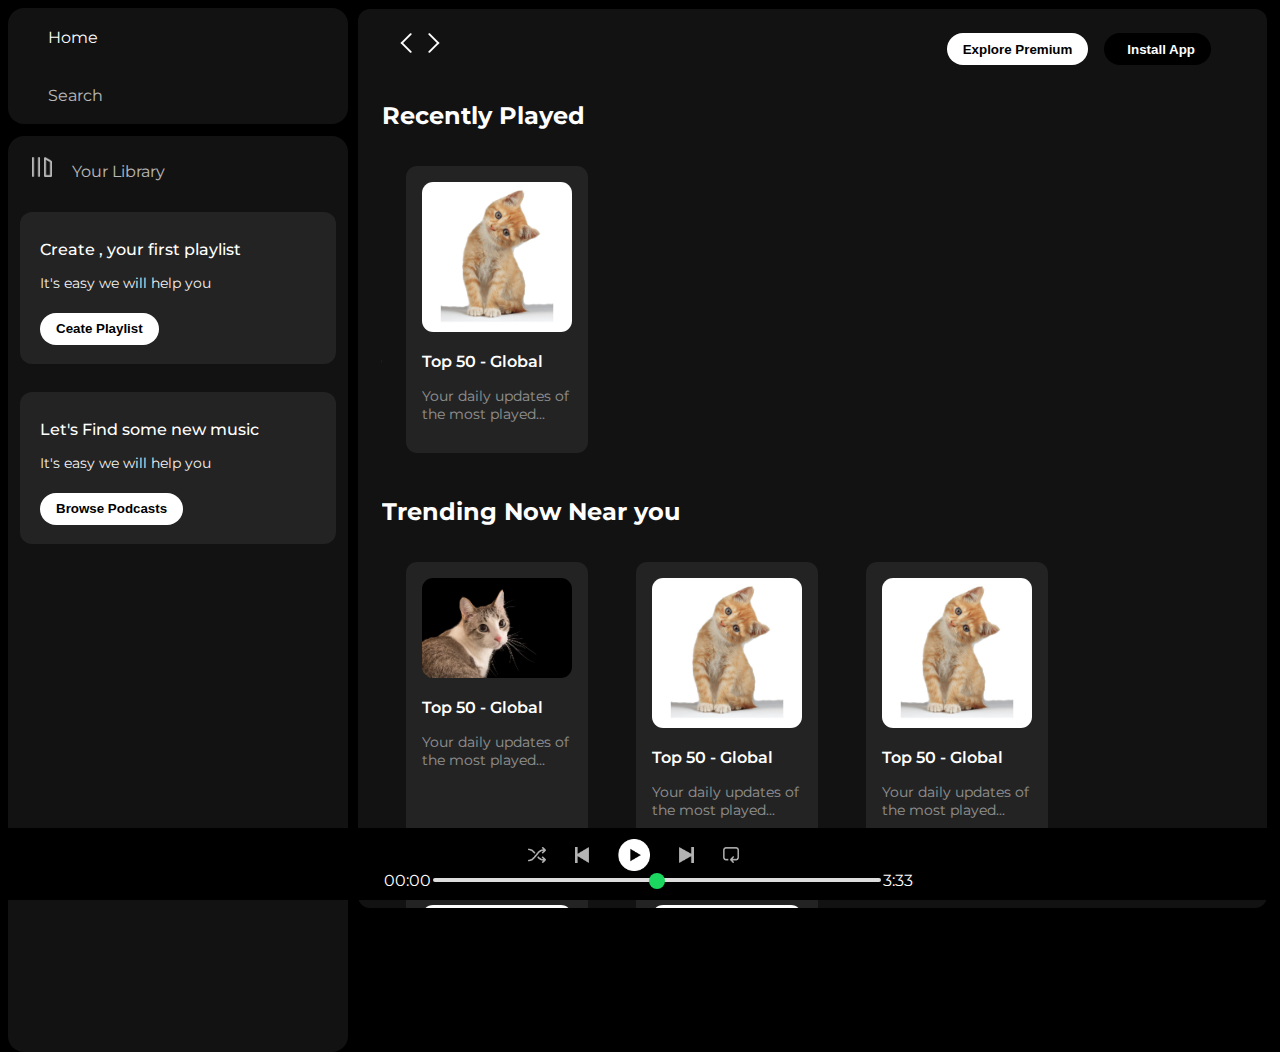
<file: index.html>
<!DOCTYPE html>
<html lang="en">
<head>
    <meta charset="UTF-8">
    <meta name="viewport" content="width=device-width, initial-scale=1.0">
    <link rel="stylesheet" href="https://cdnjs.cloudflare.com/ajax/libs/font-awesome/6.5.2/css/all.min.css" integrity="sha512-SnH5WK+bZxgPHs44uWIX+LLJAJ9/2PkPKZ5QiAj6Ta86w+fsb2TkcmfRyVX3pBnMFcV7oQPJkl9QevSCWr3W6A==" crossorigin="anonymous" referrerpolicy="no-referrer" />
    <link rel="icon" href="/assests/Cat PNG Images (Transparent HD Photo Clipart).jpg">
    <title>Music Player - Web Player: Music for People</title>
    <link rel="preconnect" href="https://fonts.googleapis.com">
<link rel="preconnect" href="https://fonts.gstatic.com" crossorigin>
<link href="https://fonts.googleapis.com/css2?family=Montserrat:ital,wght@0,100..900;1,100..900&display=swap" rel="stylesheet">
<link rel="stylesheet" href="style.css">
</head>
<body>
    <div class="main">
        <div class="sidebar">
            <div class="nav">
                <div class="nav-option" style="opacity: 1;">
                    <i class="fa-solid fa-house"></i>
                    <a href="#">Home</a>
                </div>
                <div class="nav-option">
                    <i class="fa-solid fa-magnifying-glass"></i>
                    <a href="#">Search</a>
                </div>
            </div>
            <div class="library">
                <div class="options">
                    <div class="lib-option nav-option">
                        <img src="/assests/library_icon.png" alt="">
                        <a href="#">Your Library</a>
                    </div>
                    <div class="icons">
                        <i class="fa-solid fa-plus"></i>
                        <i class="fa-solid fa-arrow-right"></i>
                    </div>
                </div>
                <div class="lib-box">
                    <div class="box">
                        <p class="box-p1"> Create , your first playlist </p>
                        <p class="box-p2"> It's easy we will help you </p>
                        <button class="badge">Ceate Playlist</button>
                    </div>
                    <div class="box">
                        <p class="box-p1"> Let's Find some new music</p>
                        <p class="box-p2"> It's easy we will help you </p>
                        <button class="badge">Browse Podcasts</button>
                    </div>
                </div>

            </div>

        </div>
        <div class="main-content">
            <div class="sticky-nav">
                <div class="sticky-nav-icons">
                <img src="/assests/backward_icon.png" alt="">
                <img src="/assests/forward_icon.png" alt="">
                </div>
                <div class="sticky-nav-options">
                    <button class="badge nav-item">Explore Premium</button>
                <button class="badge dark-badge nav-item"><i class="fa-solid fa-download " style="margin-right:7px;"></i>Install App</button>
                <i class="fa-regular fa-user nav-item"></i>
            </div>
                </div>
                <h2>Recently Played</h2>
                <div class="cards-container">
                    <div class="card">
                        <img src="/assests/Cat PNG Images (Transparent HD Photo Clipart).jpg" class="card-img" alt="">
                        <p class="card-title">Top 50 - Global</p>
                        <p class="card-info">Your daily updates of the most played...</p>
                    </div>
                </div>
                <h2>Trending Now Near you</h2>
                <div class="cards-container">
                    <div class="card">
                        <img src="/assests/NationalGeographic_2572187.avif" class="card-img" alt="">
                        <p class="card-title">Top 50 - Global</p>
                        <p class="card-info">Your daily updates of the most played...</p>
                    </div>
                    <div class="card">
                        <img src="/assests/Cat PNG Images (Transparent HD Photo Clipart).jpg" class="card-img" alt="">
                        <p class="card-title">Top 50 - Global</p>
                        <p class="card-info">Your daily updates of the most played...</p>
                    </div>
                    <div class="card">
                        <img src="/assests/Cat PNG Images (Transparent HD Photo Clipart).jpg" class="card-img" alt="">
                        <p class="card-title">Top 50 - Global</p>
                        <p class="card-info">Your daily updates of the most played...</p>
                    </div>
                    <div class="card">
                        <img src="/assests/Cat PNG Images (Transparent HD Photo Clipart).jpg" class="card-img" alt="">
                        <p class="card-title">Top 50 - Global</p>
                        <p class="card-info">Your daily updates of the most played...</p>
                    </div>
                    <div class="card">
                        <img src="/assests/Cat PNG Images (Transparent HD Photo Clipart).jpg" class="card-img" alt="">
                        <p class="card-title">Top 50 - Global</p>
                        <p class="card-info">Your daily updates of the most played...</p>
                    </div>
                </div>
                <h2>Featured Charts</h2>
                <div class="cards-container">
                    <div class="card">
                        <img src="/assests/Cat PNG Images (Transparent HD Photo Clipart).jpg" class="card-img" alt="">
                        <p class="card-title">Top 50 - Global</p>
                        <p class="card-info">Your daily updates of the most played...</p>
                    </div>
                    <div class="card">
                        <img src="/assests/Cat PNG Images (Transparent HD Photo Clipart).jpg" class="card-img" alt="">
                        <p class="card-title">Top 50 - Global</p>
                        <p class="card-info">Your daily updates of the most played...</p>
                    </div>
                    <div class="card">
                        <img src="/assests/Cat PNG Images (Transparent HD Photo Clipart).jpg" class="card-img" alt="">
                        <p class="card-title">Top 50 - Global</p>
                        <p class="card-info">Your daily updates of the most played...</p>
                    </div>
                </div>
            <div class="footer">
                <div class="line"></div>
            </div>
        </div>
        <div class="music-player">
            <div class="album"> </div>
            <div class="player">
                <div class="player-controls">
                    <img src="/assests/player_icon1.png"  class ="player-control-icon" >  
                    <img src="/assests/player_icon2.png"  class ="player-control-icon" >
                    <img src="/assests/player_icon3.png" style="height: 2rem; opacity: 1;"  class ="player-control-icon" >
                    <img src="/assests/player_icon4.png"  class ="player-control-icon" >
                    <img src="/assests/player_icon5.png"  class ="player-control-icon" >
                    </div>   
                    <div class="playback-bar">
                        <span class="curr-time">00:00</span>
                        <input type="range" min="0" max="100" class="progress-bar" step="1">
                        <span class="tot-time">3:33</span>
                    </div>     
            </div>
            <div class="controls"> </div>
        </div>
    </div>
</body>
</html>
</file>
<file: style.css>
body{

  font-family: "Montserrat", sans-serif;
  font-optical-sizing: auto;
  margin: 0;
  background-color: #000;
  color: #fff;
  overflow: hidden; 
}
.main{
    display: flex;
    height: 100vh;
    padding: 0.5rem;

}
.sidebar{
    background-color: black;
    width: 340px;
    border-radius: 1rem;  /*16px*/


}

.main-content{
    background-color: #121212;
    flex: 1;
    overflow: auto;
    padding:0 1.5rem 0 1.5rem;
    margin: 1px 5px 0px 10px;
    border-radius:0.75rem;
}

.music-player{
    background-color: black;
    position: fixed;
    bottom: 0px;
    width: 100%;
    height: 72px;
}
a{
    text-decoration: none;
    color: white;
}
.nav{
    background-color: #121212;
    border-radius: 1rem;
    display: flex;
    flex-direction: column;
    justify-content: center;
    height: 100px;
    padding: 0.5rem 0.75rem;

}
.nav-option{
    line-height: 2.5rem;
    opacity: 0.7;
    padding: 0.5rem 0.75rem;
}
.nav-option:hover{
    opacity: 1;
}
.nav-option i{
    font-size: 1.25rem;
}
.nav-option a{
    font-size: 1rem;
    margin-left: 1rem;
}

.library{
    background-color: #121212;
    border-radius: 1rem;
    height: 100%;
    margin-top: 0.75rem;
    padding :0.5rem 0.75rem;
}
.options{
    display: flex;
    justify-content: space-between;
    align-items: center;
}
.lib-option img{
    width: 1.25rem;
    height: 1.25rem;
}
.icons{
    font-size: 1.25rem;
    display:flex;
}
.icons i{
    opacity :0.7;
    margin-right :1rem;
}
.icons i:hover{
    opacity: 1;
}
.box{
    background-color:#232323;
    height: 8rem;
    border-radius: 0.75rem;
    margin: 0.75rem 0 1.75rem 0;
    padding: 0.75rem 1.25rem;
}
.box-p1{
    font-size: 1rem;
    font-weight: 500;
}
.box-p2{
    font-size: 0.85rem;
    opacity: 0.95;
}
.badge{
    background-color: white;
    border: none;
    border-radius: 100px;
    padding: 0.25rem 1rem;
    font-weight: 700;
    margin-top: 0.5rem;
    height: 2rem;
    width: fit-content;
}
.dark-badge{
    background-color: black;
    color: #fff;
}
.sticky-nav{
    position: sticky;
    top: 0px;
    background-color: #121212;
    justify-content: space-between;
    display: flex;
    align-items: center;
    padding: 1rem 0 1rem 0;
    z-index: 10;
}
.sticky-nav-icons{
    margin-left: 0.75rem;
}
.sticky-nav-options{
    display: flex;
    justify-content: center;
    align-items: center;
}
.nav-item{
    margin-right: 1rem;
}
.card{
    background-color: #232323;
    width: 150px;
    border-radius: 0.7rem;
    padding: 1rem;
    margin: 1.5rem;
    margin-top: 1rem;
}
.cards-container{
    display: flex;
    flex-wrap: wrap;

}
.card-img{
    width: 100%;
    border-radius: 0.7rem;
}
.card-title{
    font-weight: 600;
}
.card-info{
    font-size: 0.9rem;
    opacity: 0.5;

}
.footer{
    height: 200px;
    display: flex;
    align-items: center;
    justify-content: center;
}
.line{
    width: 90%;
    height: 50%;
    border-top :1px solid white ;
    opacity: 0.4;
}

.music-player{
    display: flex;
    justify-content: space-between;
    align-items: center;
}
.album{
    width: 25%;
    
}
.player{
    width: 50%;
    
}
.controls{
    width: 25%;

}
.player-controls{
    display: flex;
    justify-content: center;
    align-items: center;
}
.player-control-icon{
    height: 1rem;
    margin-right: 1.8rem;
    opacity: 0.7;
}
.player-control-icon:hover{
    height: 1rem;
    margin-right: 2rem;
    opacity: 1;
}
.playback-bar{
    display: flex;
    align-items: center;
    justify-content: center;
}
.progress-bar{
    width: 70%;
    appearance: none;
    background-color: transparent;
    cursor: pointer;
}
.progress-bar::-webkit-slider-runnable-track{
    background-color: #ddd;
    border-radius: 100px;
    height: 0.3rem;
}
.progress-bar::-webkit-slider-thumb{
    appearance: none;
    height: 16px;
    width: 16px;
    background-color:#1bd760;
    border-radius: 50%;
    margin-top:-5px;
}
</file>
